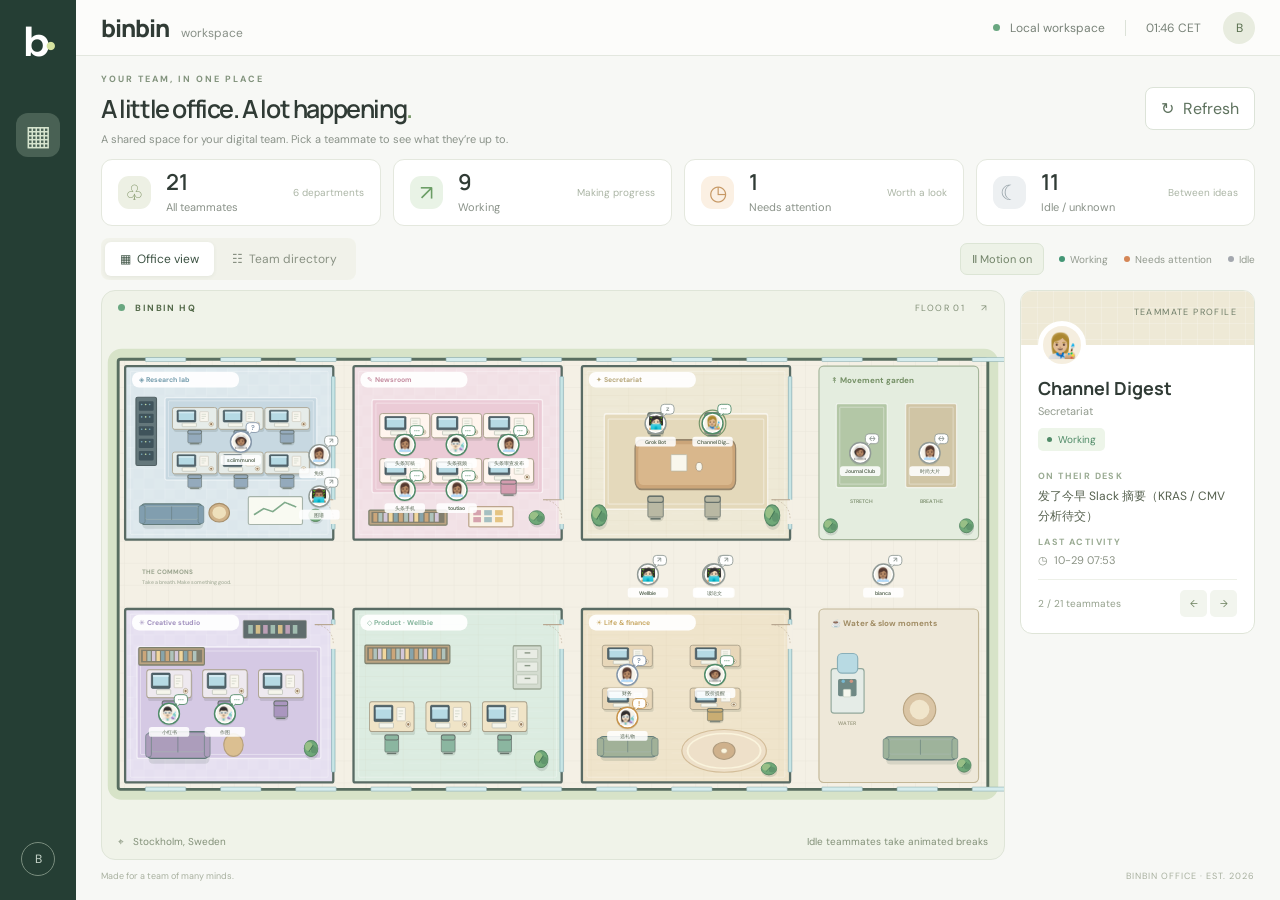
<file: index.html>
<!doctype html>
<html lang="en"><head><meta charset="utf-8"><meta name="viewport" content="width=device-width,initial-scale=1"><title>Binbin — Office</title><link rel="stylesheet" href="style.css"></head>
<body><aside class="rail"><a class="logo" href="#" aria-label="Binbin office">b<span>•</span></a><button class="rail-active" title="Office" aria-label="Office">▦</button><div class="rail-bottom">B</div></aside>
<div class="shell"><header><a class="brand" href="#">binbin<span>workspace</span></a><div class="header-right"><span class="local-dot"></span> Local workspace <span class="divider"></span><span id="clock"></span><span class="profile">B</span></div></header>
<main><div class="page-heading"><div class="eyebrow">YOUR TEAM, IN ONE PLACE</div><div class="title-row"><h1>A little office.<br class="mobile"> A lot happening<span>.</span></h1><button id="refresh" class="refresh">↻ <span>Refresh</span></button></div><p>A shared space for your digital team. Pick a teammate to see what they’re up to.</p></div>
<section class="stats" id="counts" aria-label="Team summary"></section>
<div class="workspace-bar"><div class="tabs"><button class="active" data-view="map">▦ &nbsp;Office view</button><button data-view="list">☷ &nbsp;Team directory</button></div><button id="motion" class="motion-toggle" aria-pressed="true">Ⅱ Motion on</button><div class="legend"><span><i style="--dot:#439675"></i>Working</span><span><i style="--dot:#d58656"></i>Needs attention</span><span><i style="--dot:#a3a7ae"></i>Idle</span></div></div>
<div class="workspace"><section class="map-card" id="map-panel"><div class="map-top"><span><i class="local-dot"></i> BINBIN HQ</span><span>FLOOR 01 <span class="map-floor">↗</span></span></div><div id="office" aria-label="Interactive office floor plan"></div><div class="map-bottom"><span>⌖ &nbsp; Stockholm, Sweden</span><span>Idle teammates take animated breaks</span></div></section>
<section id="directory" hidden></section><aside class="side"><section class="detail-card" id="detail"></section><section class="notes"><div class="eyebrow">ABOUT THIS SPACE</div><h3>A home for every idea.</h3><p>From research to creative work, every room has its own rhythm.</p><div class="note-rule"></div><p class="data-note">This office reflects your saved board. Updates are checked every 30 seconds.</p><div id="updated"></div><div id="error" role="status"></div></section></aside></div><footer>Made for a team of many minds.<span>BINBIN OFFICE · EST. 2026</span></footer></main></div><script src="app.js"></script></body></html>
</file>
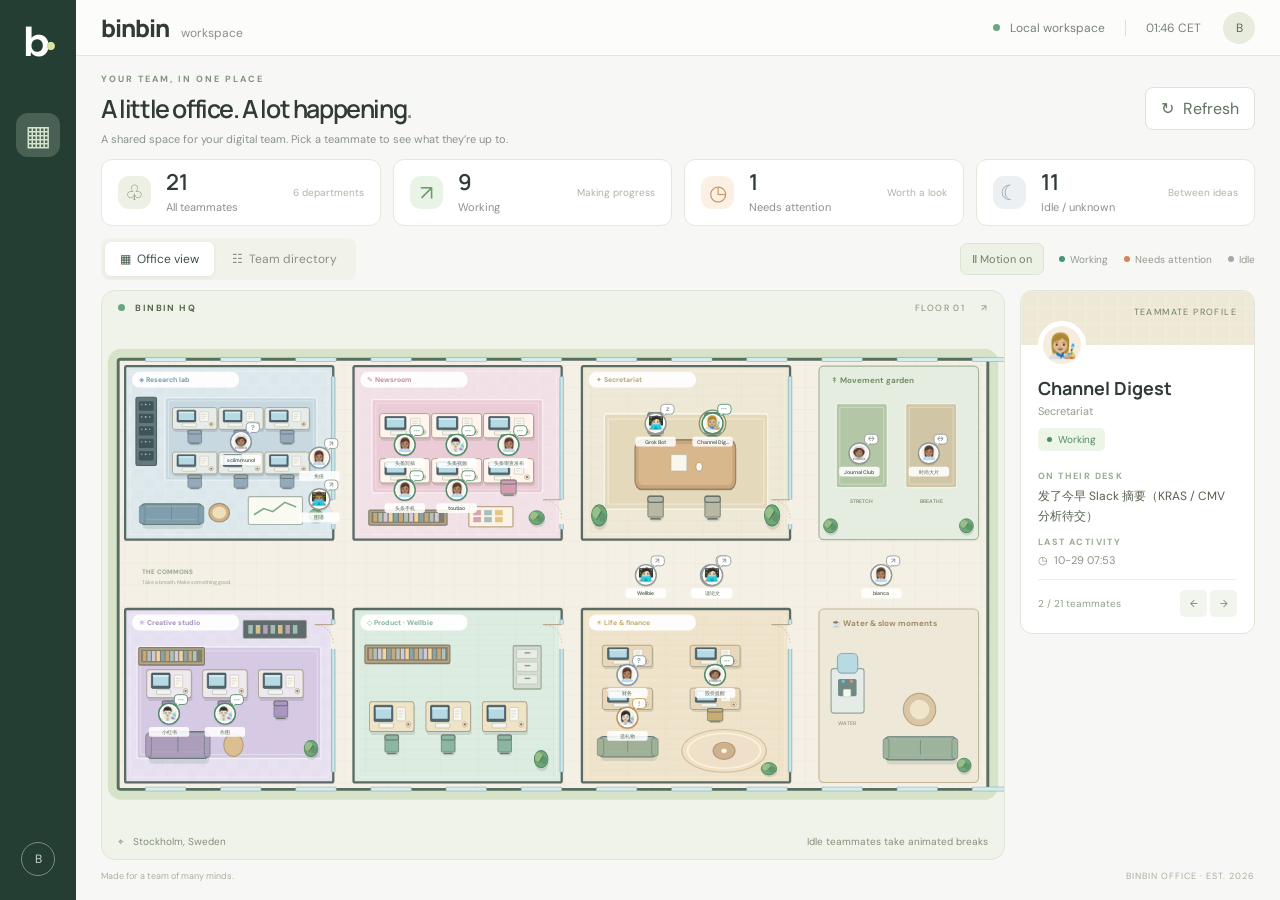
<file: tracker/index.html>
<!doctype html>
<html lang="en"><head><meta charset="utf-8"><meta name="viewport" content="width=device-width,initial-scale=1"><title>Binbin — Office</title><link rel="stylesheet" href="../style.css"></head>
<body><aside class="rail"><a class="logo" href="#" aria-label="Binbin office">b<span>•</span></a><button class="rail-active" title="Office" aria-label="Office">▦</button><div class="rail-bottom">B</div></aside>
<div class="shell"><header><a class="brand" href="#">binbin<span>workspace</span></a><div class="header-right"><span class="local-dot"></span> Local workspace <span class="divider"></span><span id="clock"></span><span class="profile">B</span></div></header>
<main><div class="page-heading"><div class="eyebrow">YOUR TEAM, IN ONE PLACE</div><div class="title-row"><h1>A little office.<br class="mobile"> A lot happening<span>.</span></h1><button id="refresh" class="refresh">↻ <span>Refresh</span></button></div><p>A shared space for your digital team. Pick a teammate to see what they’re up to.</p></div>
<section class="stats" id="counts" aria-label="Team summary"></section>
<div class="workspace-bar"><div class="tabs"><button class="active" data-view="map">▦ &nbsp;Office view</button><button data-view="list">☷ &nbsp;Team directory</button></div><button id="motion" class="motion-toggle" aria-pressed="true">Ⅱ Motion on</button><div class="legend"><span><i style="--dot:#439675"></i>Working</span><span><i style="--dot:#d58656"></i>Needs attention</span><span><i style="--dot:#a3a7ae"></i>Idle</span></div></div>
<div class="workspace"><section class="map-card" id="map-panel"><div class="map-top"><span><i class="local-dot"></i> BINBIN HQ</span><span>FLOOR 01 <span class="map-floor">↗</span></span></div><div id="office" aria-label="Interactive office floor plan"></div><div class="map-bottom"><span>⌖ &nbsp; Stockholm, Sweden</span><span>Idle teammates take animated breaks</span></div></section>
<section id="directory" hidden></section><aside class="side"><section class="detail-card" id="detail"></section><section class="notes"><div class="eyebrow">ABOUT THIS SPACE</div><h3>A home for every idea.</h3><p>From research to creative work, every room has its own rhythm.</p><div class="note-rule"></div><p class="data-note">This office reflects your saved board. Updates are checked every 30 seconds.</p><div id="updated"></div><div id="error" role="status"></div></section></aside></div><footer>Made for a team of many minds.<span>BINBIN OFFICE · EST. 2026</span></footer></main></div><script src="../app.js"></script></body></html>
</file>
<file: style.css>
@import url('https://fonts.googleapis.com/css2?family=DM+Sans:wght@400;500;600;700&family=Manrope:wght@400;500;600;700;800&display=swap');
:root{font-family:'DM Sans',sans-serif;color:#303b35;background:#f7f8f5;font-synthesis:none}*{box-sizing:border-box}body{margin:0}button,a{-webkit-tap-highlight-color:transparent}button{font:inherit;cursor:pointer}button:focus-visible,a:focus-visible,[role=button]:focus-visible{outline:3px solid #4c9475;outline-offset:4px}button{border:0}a{color:inherit;text-decoration:none}.rail{position:fixed;width:76px;inset:0 auto 0 0;background:#253e34;display:flex;align-items:center;flex-direction:column;gap:44px;z-index:3}.logo{font-size:42px;font-weight:700;color:#fff;margin-top:14px;letter-spacing:-5px}.logo span{color:#d6e4a0;font-size:30px}.rail button{font-size:28px;color:#d6e4ce;background:#496154;border-radius:12px;width:44px;height:44px}.rail-bottom{margin-top:auto;margin-bottom:24px;border:1px solid #798d7e;border-radius:50%;width:34px;height:34px;display:grid;place-items:center;color:#c7d5ca;font-size:12px}.shell{margin-left:76px}header{height:80px;padding:0 42px;border-bottom:1px solid #e3e7df;background:#fcfcfa;display:flex;align-items:center;justify-content:space-between}.brand{font-family:Manrope,sans-serif;font-size:24px;font-weight:800;letter-spacing:-1px}.brand span{font-family:'DM Sans',sans-serif;font-size:12px;font-weight:400;letter-spacing:0;margin-left:12px;color:#889087}.header-right{display:flex;align-items:center;gap:10px;font-size:12px;color:#788278}.local-dot{width:7px;height:7px;border-radius:50%;background:#69a780;display:inline-block}.divider{height:16px;width:1px;background:#dce2d8;margin:0 10px}.profile{margin-left:12px;background:#e8ecdf;width:32px;height:32px;border-radius:50%;display:grid;place-items:center;color:#59704f}main{max-width:1540px;margin:auto;padding:37px 42px 24px}.eyebrow{font-size:10px;letter-spacing:2px;font-weight:700;color:#82937d}.title-row{display:flex;justify-content:space-between;align-items:center;gap:20px}h1{font-family:Manrope,sans-serif;font-size:34px;font-weight:600;letter-spacing:-1.4px;margin:12px 0}h1 span{color:#7b9b6b}.page-heading p{font-size:13px;color:#8a9289;margin:0 0 28px}.refresh{background:#fff;border:1px solid #dce3d8;border-radius:8px;padding:10px 15px;color:#5e725e;display:flex;gap:9px;align-items:center}.stats{display:grid;grid-template-columns:repeat(4,1fr);gap:15px;margin-bottom:29px}.stat{background:#fff;border:1px solid #e4e8de;border-radius:11px;padding:17px 21px;display:flex;align-items:center;gap:15px}.stat-icon{width:39px;height:39px;border-radius:11px;display:grid;place-items:center;background:var(--bg);color:var(--ink);font-size:21px}.stat strong{display:block;font:600 25px Manrope,sans-serif;line-height:1.2}.stat small{font-size:11px;color:#8a9289}.stat .tail{margin-left:auto;color:#abb5a5;font-size:10px}.workspace-bar{display:flex;align-items:center;justify-content:space-between;margin-bottom:17px;gap:15px}.tabs{display:flex;padding:4px;background:#eceedf80;border-radius:8px;gap:3px}.tabs button{background:none;padding:9px 15px;color:#899183;font-size:12px;border-radius:6px}.tabs button.active{background:#fff;color:#3b5142;box-shadow:0 1px 4px #30442a12}.legend{display:flex;gap:16px;font-size:10px;color:#92998e}.legend span{display:flex;align-items:center;gap:5px}.legend i{width:6px;height:6px;background:var(--dot);border-radius:50%}.workspace{display:grid;grid-template-columns:minmax(0,1fr) 272px;gap:22px;align-items:start}.map-card{border:1px solid #dfe5d8;border-radius:14px;background:#f0f3e9;overflow:hidden}.map-top,.map-bottom{display:flex;justify-content:space-between;align-items:center;padding:19px 23px;font-size:9px;color:#829078;letter-spacing:1.4px}.map-top>span:first-child{font-weight:700;color:#546a4a}.map-top .local-dot{margin-right:7px}.map-floor{padding-left:12px}.map-bottom{letter-spacing:0;font-size:10px;padding-top:9px}.map-card svg{display:block;width:100%;height:auto}.side{display:grid;gap:18px}.detail-card{border-radius:12px;border:1px solid #dfe5d8;background:#fff;overflow:hidden}.detail-banner{height:84px;background:var(--tint,#e5eddf);position:relative;background-image:linear-gradient(90deg,#ffffff30 1px,transparent 1px),linear-gradient(#ffffff30 1px,transparent 1px);background-size:16px 16px}.detail-banner span{position:absolute;right:17px;top:15px;font-size:9px;letter-spacing:1.4px;color:#6f7d68}.detail-body{padding:0 22px 22px}.avatar-big{width:62px;height:62px;border-radius:50%;display:grid;place-items:center;border:5px solid white;background:#f5eedf;margin-top:-31px;position:relative;font-size:29px}.detail-body h2{font-family:Manrope,sans-serif;font-size:21px;margin:12px 0 4px}.room-name{color:#929b8e;font-size:11px}.badge{display:inline-flex;align-items:center;gap:6px;font-size:10px;padding:5px 9px;border-radius:5px;margin:16px 0;background:var(--tint);color:var(--ink)}.badge i{width:5px;height:5px;border-radius:50%;background:currentColor}.detail-label{font-size:9px;font-weight:700;letter-spacing:1.4px;color:#9aab93;margin:12px 0 8px}.activity{font-size:13px;line-height:1.8;margin:0;color:#56614f}.last{font-size:11px;color:#8b9385}.teammate-nav{display:flex;align-items:center;justify-content:space-between;border-top:1px solid #edf0e8;padding-top:18px;margin-top:20px;color:#94a08c;font-size:10px}.teammate-nav button{background:#f2f5ee;border-radius:5px;color:#708462;width:27px;height:27px}.notes{padding:22px;background:#eaf0e3;border-radius:12px}.notes h3{font:600 17px Manrope,sans-serif;margin:13px 0}.notes p{font-size:12px;color:#85917c;line-height:1.8}.note-rule{height:1px;background:#d7e1cd;margin:20px 0}.notes .data-note{font-size:10px}#updated{font-size:9px;line-height:1.6;color:#97a28f}#error{font-size:11px;color:#b25b42;margin-top:8px}footer{display:flex;justify-content:space-between;color:#a8b09f;font-size:10px;margin-top:24px}footer span{font-size:9px;letter-spacing:1px}.mobile{display:none}.bot{cursor:pointer;outline:none}.bot .avatar-ring{transition:stroke-width .2s,filter .2s}.bot:hover .avatar-ring,.bot:focus .avatar-ring{stroke-width:5;filter:drop-shadow(0 2px 3px #30442a50)}.bot.selected .selection{opacity:1}.selection{opacity:0}.bot .bubble{animation:breathe 4s ease-in-out infinite;transform-box:fill-box;transform-origin:center}@keyframes breathe{50%{transform:translateY(-2px)}}#directory{background:white;border:1px solid #dfe5d8;border-radius:12px;padding:18px}#directory[hidden]{display:none}.directory-head{display:flex;gap:12px;margin-bottom:16px}input{min-width:0;width:100%;border:1px solid #dfe5d8;border-radius:7px;padding:11px;font:inherit;font-size:12px}.team-row{display:flex;align-items:center;gap:12px;width:100%;text-align:left;background:white;border-bottom:1px solid #edf0e8;padding:13px 5px;color:#435540}.team-row:hover{background:#f5f8f0}.team-row .emoji{background:#edf2e7;border-radius:50%;padding:9px;font-size:20px}.team-row strong{display:block;font-size:12px}.team-row small{display:block;font-size:10px;color:#8d9885;margin-top:4px}.team-row .badge{margin-left:auto;white-space:nowrap} @media(min-width:1500px){main{padding-left:60px;padding-right:60px}}@media(max-width:1150px){main{padding:28px 24px}.workspace{grid-template-columns:minmax(0,1fr) 235px;gap:15px}h1{font-size:28px}.legend{gap:9px}.stat{padding:14px;gap:10px}.stat .tail{display:none}}@media(max-width:850px){.workspace{grid-template-columns:1fr}.side{grid-template-columns:1fr 1fr}.legend{display:none}.header-right{font-size:10px}header{padding:0 24px}.stats{gap:8px}.stat{padding:12px}.stat-icon{display:none}h1{font-size:26px}.stat strong{font-size:22px}}@media(max-width:520px){.rail{width:48px}.rail button{width:32px;height:32px;font-size:22px}.logo{font-size:34px}.shell{margin-left:48px}main{padding:25px 12px}header{height:62px;padding:0 14px}.brand span,.header-right .divider,.header-right>.local-dot,.profile{display:none}.header-right{font-size:0}#clock{font-size:10px}.mobile{display:block}h1{font-size:27px;line-height:1.3}.page-heading p{line-height:1.8;font-size:11px}.refresh{padding:8px}.refresh span{display:none}.stats{grid-template-columns:repeat(2,1fr)}.stat-icon{display:grid;width:32px;height:32px}.stat strong{font-size:21px}.side{grid-template-columns:1fr}.map-top,.map-bottom{padding:15px 10px;font-size:8px}.map-bottom span:last-child{display:none}.tabs button{padding:8px 11px}footer span{display:none}}@media(prefers-reduced-motion:reduce){*{animation:none!important;transition:none!important}}
/* Landscape office: the map uses the remaining desktop viewport height. */
.motion-toggle{margin-left:auto;background:#edf2e7;border:1px solid #dce5d5;border-radius:7px;padding:8px 11px;font-size:11px;color:#718368;white-space:nowrap}.motion-paused .bubble{animation:none!important}
@media(min-width:851px){header{height:56px;padding:0 25px}main{max-width:none;padding:17px 25px 10px}.page-heading .eyebrow{font-size:9px}h1{font-size:25px;margin:6px 0}.page-heading p{font-size:11px;margin-bottom:13px}.stats{margin-bottom:12px;gap:12px}.stat{padding:9px 16px}.stat strong{font-size:22px}.stat-icon{height:33px;width:33px}.workspace-bar{margin-bottom:10px}.workspace{grid-template-columns:minmax(0,1fr) 235px;gap:15px}.map-top,.map-bottom{padding:11px 16px}#office{height:calc(100dvh - 316px);min-height:245px;display:flex;align-items:center;justify-content:center}#office svg{width:100%;height:100%;object-fit:contain}.side{max-height:calc(100dvh - 269px);overflow:auto}.notes{display:none}.detail-banner{height:54px}.detail-body{padding:0 17px 16px}.avatar-big{width:48px;height:48px;margin-top:-24px;font-size:24px}.detail-body h2{font-size:18px;margin-top:7px}.badge{margin:10px 0}.detail-label{margin:9px 0 5px}.activity{font-size:12px;line-height:1.65}.teammate-nav{padding-top:10px;margin-top:12px}footer{margin-top:10px;font-size:9px}#directory{max-height:calc(100dvh - 269px);overflow:auto}}
@media(min-width:851px) and (max-height:760px){.page-heading .eyebrow,.page-heading p,footer{display:none}h1{font-size:22px}.page-heading{margin-bottom:8px}#office{height:calc(100dvh - 248px)}.side,#directory{max-height:calc(100dvh - 201px)}.stat{padding:6px 12px}.stats{margin-bottom:8px}.workspace-bar{margin-bottom:8px}}
@media(max-width:850px){.map-card{overflow-x:auto}#office{min-width:800px}.map-top,.map-bottom{position:sticky;left:0}.motion-toggle{font-size:10px;padding:8px}.workspace-bar{gap:6px}}
@media(max-width:850px){header{height:55px}main{padding:18px 15px 10px}.page-heading .eyebrow,.page-heading p,footer,.notes{display:none}h1{font-size:22px;margin:4px 0 12px}.stats{margin-bottom:10px}.stat{padding:8px}.workspace-bar{margin-bottom:10px}.map-card{overflow:hidden}#office{min-width:0;width:100%}.side{display:block}.detail-banner{display:none}.detail-body{padding:12px 16px;display:grid;grid-template-columns:48px 1fr auto;gap:4px 12px;align-items:center}.avatar-big{margin:0;width:45px;height:45px;grid-row:1/3;font-size:23px}.detail-body h2{font-size:17px;margin:0}.room-name{grid-column:2}.detail-body .badge{grid-column:3;grid-row:1/3;margin:0}.detail-label{display:none}.activity{grid-column:1/4;font-size:11px;margin-top:5px}.last{grid-column:1/3;font-size:10px}.teammate-nav{grid-column:3;border:0;margin:0;padding:0}.teammate-nav>span{display:none}.map-top,.map-bottom{padding:9px 12px;font-size:8px}.workspace{gap:10px}}
</file>
